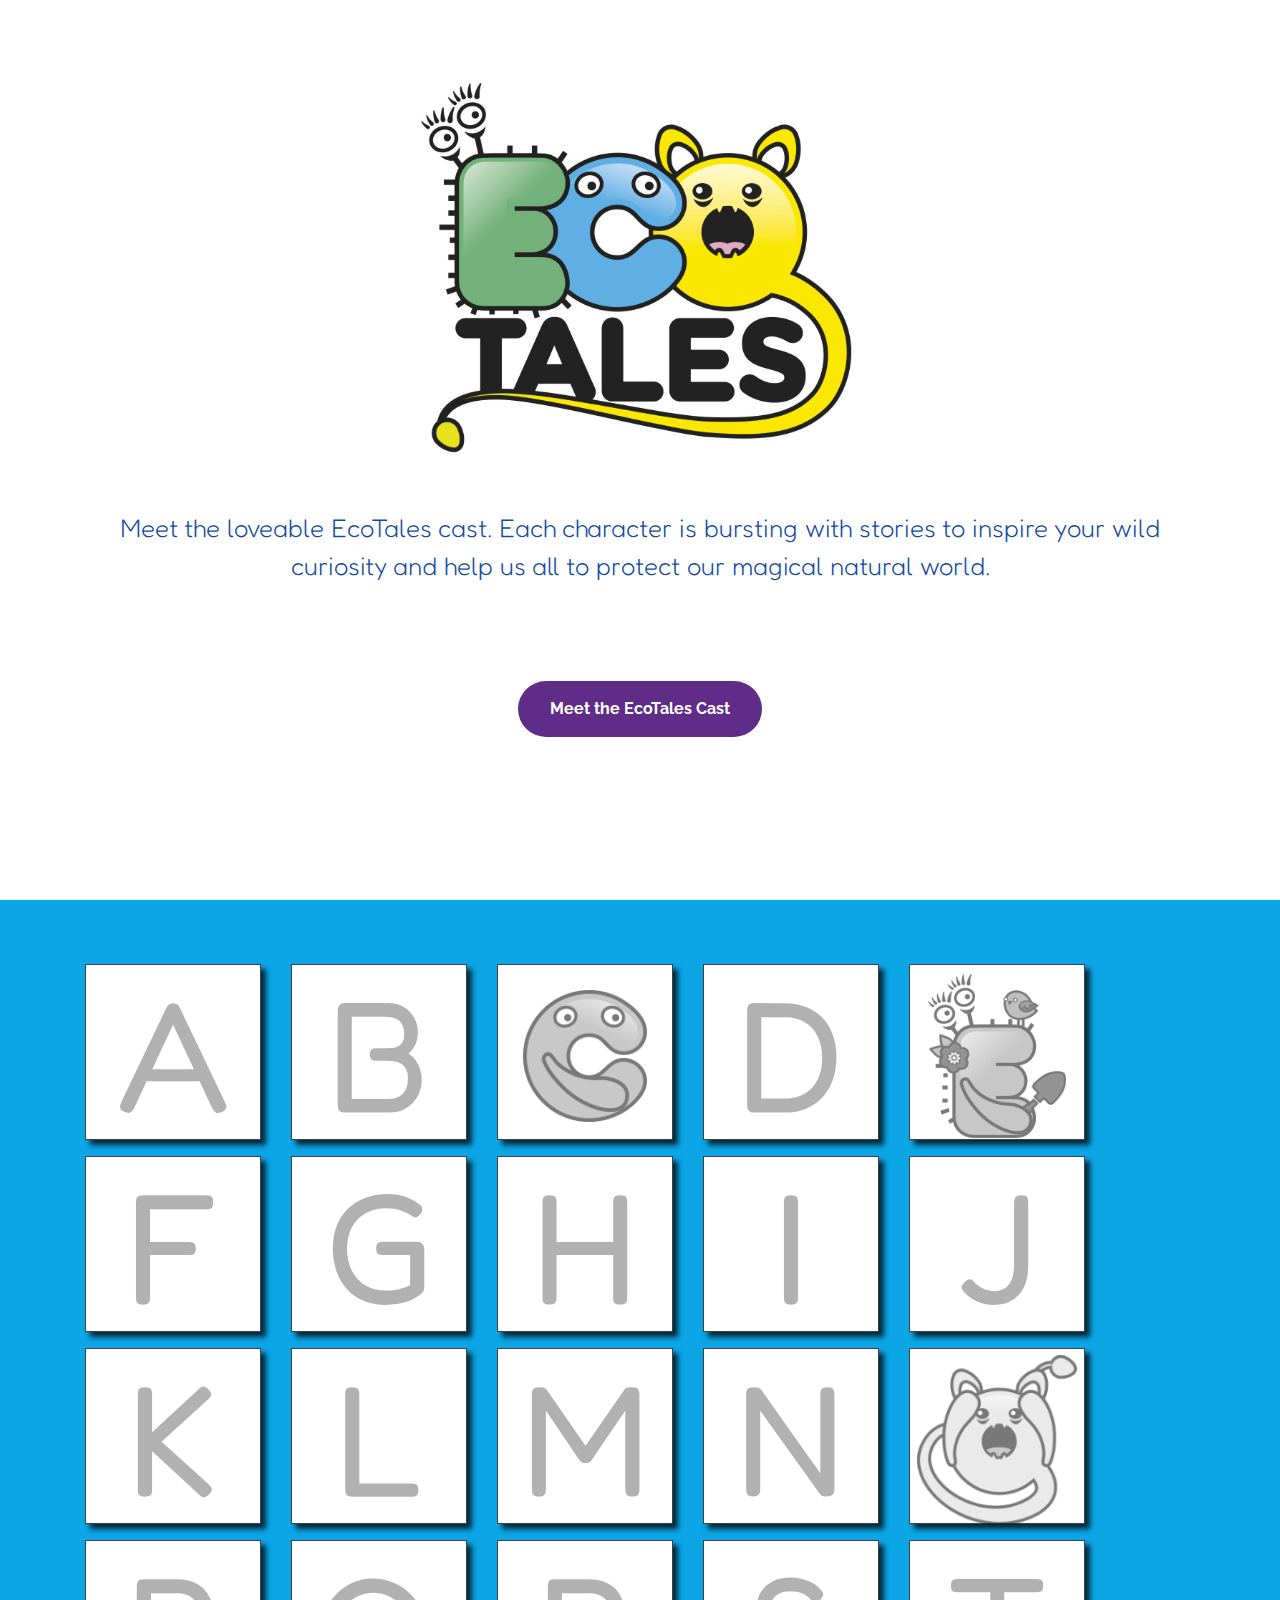
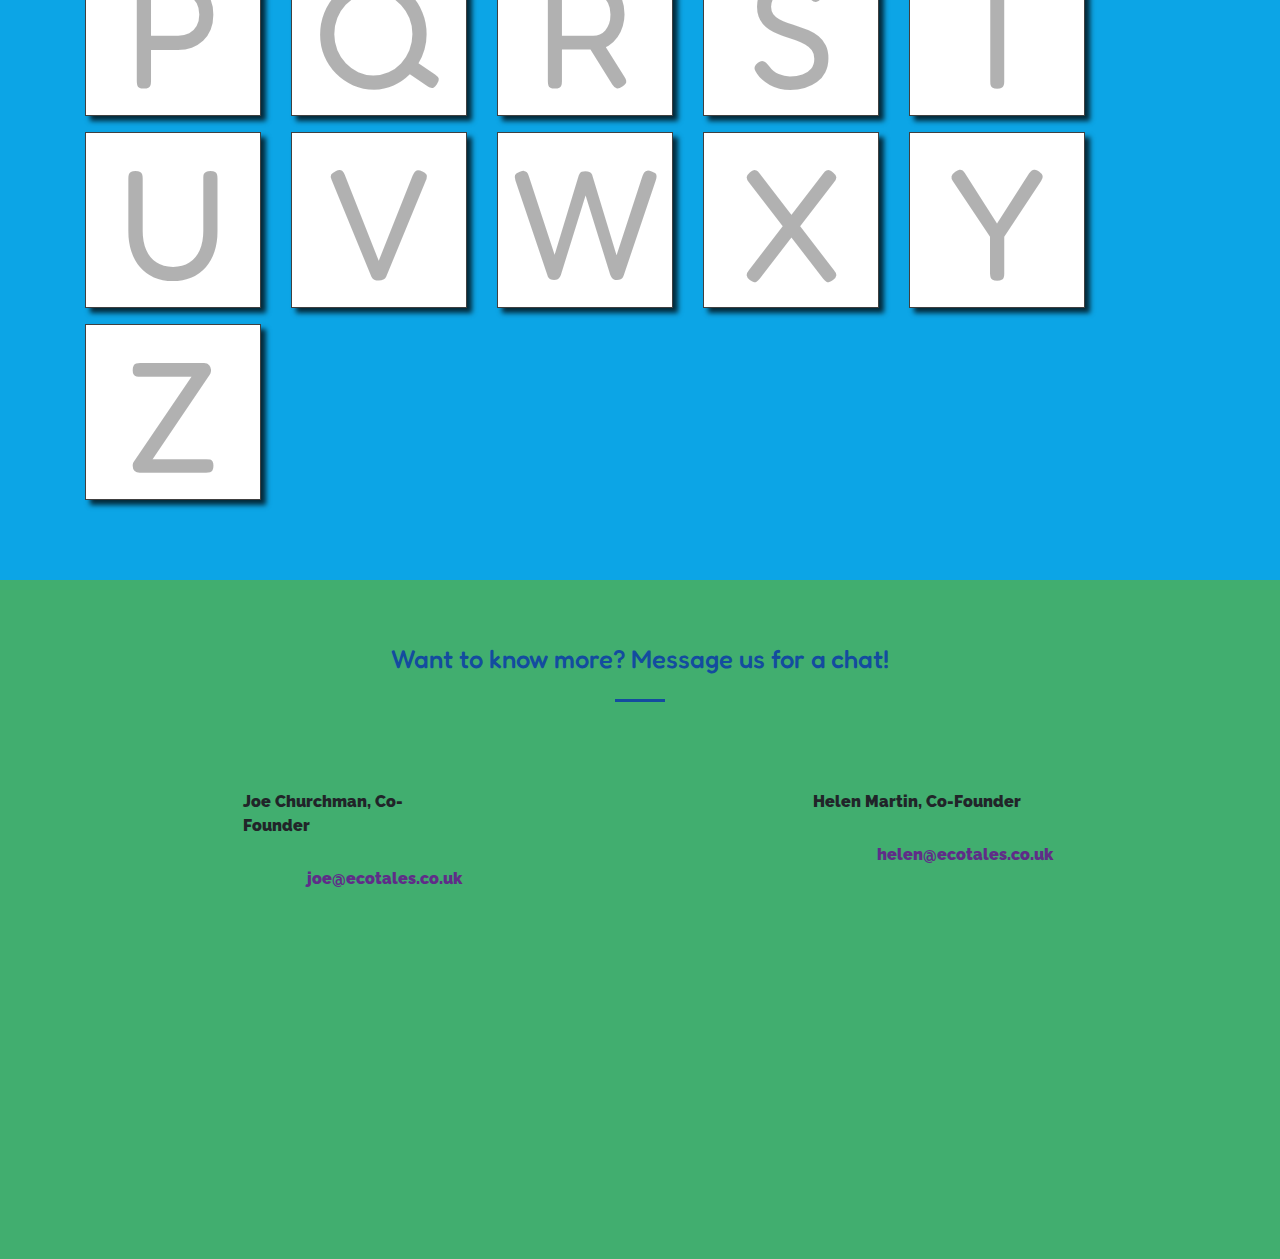
<file: index.html>
<!DOCTYPE html>
<html lang="en">

  <head>

    <meta charset="utf-8">
    <meta name="viewport" content="width=device-width, initial-scale=1, shrink-to-fit=no">
    <meta name="description" content="">
    <meta name="author" content="">

    <title>EcoTales</title>

    <!-- Bootstrap core CSS -->
    <link href="vendor/bootstrap/css/bootstrap.min.css" rel="stylesheet">

    <!-- Custom fonts for this template -->
    <link href="vendor/font-awesome/css/font-awesome.min.css" rel="stylesheet" type="text/css">
    <link href="https://fonts.googleapis.com/css?family=Fredoka+One|Raleway" rel="stylesheet">

    <!-- Plugin CSS -->
    <link href="vendor/magnific-popup/magnific-popup.css" rel="stylesheet">

    <!-- Custom styles for this template -->
    <link href="css/creative.css" rel="stylesheet">

  </head>

  <body id="home">

    <!-- Navigation -->
    <nav class="navbar navbar-expand-lg navbar-light fixed-top" id="mainNav">
      <div class="container">
        <a class="navbar-brand js-scroll-trigger headline" href="#page-top"><img src="img/nav-logo.png" /></a>
        <button class="navbar-toggler navbar-toggler-right" type="button" data-toggle="collapse" data-target="#navbarResponsive" aria-controls="navbarResponsive" aria-expanded="false" aria-label="Toggle navigation">
          <span class="navbar-toggler-icon"></span>
        </button>
        <div class="collapse navbar-collapse" id="navbarResponsive">
          <ul class="navbar-nav ml-auto">
            <li class="nav-item">
              <a class="nav-link js-scroll-trigger" href="#cast">Cast</a>
            </li>
            <li class="nav-item">
              <a class="nav-link js-scroll-trigger" href="#contact">Contact</a>
            </li>
          </ul>
        </div>
      </div>
    </nav>

    <header class="masthead text-center text-white d-flex">
      <div class="container my-auto">
        <div class="row">
          <div class="col-lg-12 mx-auto">
            <img class="mast-logo-width" src="img/logo.jpg" />
          </div>
          <div class="col-lg-12 mx-auto">
            <p class="headline text-faded mb-5 banner">Meet the loveable EcoTales cast. Each character is bursting with stories to inspire your wild curiosity and help us all to protect our magical natural world.</p>
            <a class="btn btn-primary btn-xl js-scroll-trigger" href="#cast">Meet the EcoTales Cast</a>
          </div>
        </div>
      </div>
    </header>

    <section class="text-center text-white text-center d-flex no-bottom-margin" id="cast" style="background:rgb(12,165,230)">
      <div class="container">
        <div class="row">
          <div class="col-lg-12 mx-auto">
            <div class="row">
              <div class="col-sm-2 alphabet"><div class="grid-square"><div class="letter">A</div></div></div>
              <div class="col-sm-2 alphabet"><div class="grid-square"><div class="letter">B</div></div></div>
              <div class="col-sm-2"><div class="grid-square"><div class="letter character"><a class="simple-ajax-popup-align-top" href="c.html"><img src="img/c.png" style="width:74%!important;"/></a></div></div></div>
              <div class="col-sm-2 alphabet"><div class="grid-square alphabet"><div class="letter">D</div></div></div>
              <div class="col-sm-2"><div class="grid-square"><div class="letter character"><a class="simple-ajax-popup-align-top" href="e.html"><img src="img/e.png" style="width:82%!important;"/></a></div></div></div>
              <div class="col-sm-2 alphabet"><div class="grid-square"><div class="letter">F</div></div></div>
              <div class="col-sm-2 alphabet"><div class="grid-square"><div class="letter">G</div></div></div>
              <div class="col-sm-2 alphabet"><div class="grid-square"><div class="letter">H</div></div></div>
              <div class="col-sm-2 alphabet"><div class="grid-square"><div class="letter">I</div></div></div>
              <div class="col-sm-2 alphabet"><div class="grid-square"><div class="letter">J</div></div></div>
              <div class="col-sm-2 alphabet"><div class="grid-square"><div class="letter">K</div></div></div>
              <div class="col-sm-2 alphabet"><div class="grid-square"><div class="letter">L</div></div></div>
              <div class="col-sm-2 alphabet"><div class="grid-square"><div class="letter">M</div></div></div>
              <div class="col-sm-2 alphabet"><div class="grid-square"><div class="letter">N</div></div></div>
              <div class="col-sm-2"><div class="grid-square"><div class="letter character"><a class="simple-ajax-popup-align-top" href="o.html"><img src="img/o.png" style="width:96%!important;"/></a></div></div></div>
              <div class="col-sm-2 alphabet"><div class="grid-square"><div class="letter">P</div></div></div>
              <div class="col-sm-2 alphabet"><div class="grid-square"><div class="letter">Q</div></div></div>
              <div class="col-sm-2 alphabet"><div class="grid-square"><div class="letter">R</div></div></div>
              <div class="col-sm-2 alphabet"><div class="grid-square"><div class="letter">S</div></div></div>
              <div class="col-sm-2 alphabet"><div class="grid-square"><div class="letter">T</div></div></div>
              <div class="col-sm-2 alphabet"><div class="grid-square"><div class="letter">U</div></div></div>
              <div class="col-sm-2 alphabet"><div class="grid-square"><div class="letter">V</div></div></div>
              <div class="col-sm-2 alphabet"><div class="grid-square"><div class="letter">W</div></div></div>
              <div class="col-sm-2 alphabet"><div class="grid-square"><div class="letter">X</div></div></div>
              <div class="col-sm-2 alphabet"><div class="grid-square"><div class="letter">Y</div></div></div>
              <div class="col-sm-2 alphabet"><div class="grid-square"><div class="letter">Z</div></div></div>
            </div>
          </div>
        </div>
      </div>
    </section>

    <section id="contact" class="no-bottom-margin" style="background:rgb(65,174,111)">
      <div class="container bold-text">
        <div class="row">
          <div class="col-lg-8 mx-auto text-center">
            <h2 class="section-heading headline">Want to know more? Message us for a chat!</h2>
            <hr class="my-4">
          </div>
        </div>
        <div class="row">
          <div class="col-sm-6">
            <div class="contact">
              <p>Joe Churchman, Co-Founder</p>
              <div>
                <i class="fa fa-envelope-o fa-3x mb-3 sr-contact contact-icon"></i></p>
                <p class="contact-text">
                  <a href="mailto:joe@ecotales.co.uk">joe@ecotales.co.uk</a>
                </p>
              </div>
            </div>
          </div>
          <div class="col-sm-6">
            <div class="contact">
              <p>Helen Martin, Co-Founder</p>
              <div>
                <i class="fa fa-envelope-o fa-3x mb-3 sr-contact contact-icon"></i>
                <p class="contact-text">
                  <a href="mailto:helen@ecotales.co.uk">helen@ecotales.co.uk</a>
                </p>
              </div>
            </div>
          </div>
        </div>
        <div class="row social-icons">
          <div class="col-lg-12 ml-auto text-center">
            <a href="https://www.instagram.com/ecotales/"><i class="fa fa-instagram fa-3x mb-3 sr-contact" aria-hidden="true"></i></a>
            <a href="https://www.facebook.com/EcoTales/"><i class="fa fa-facebook-official fa-3x mb-3 sr-contact" aria-hidden="true"></i></a>
            <a href="https://twitter.com/ecotales?lang=en"><i class="fa fa-twitter fa-3x mb-3 sr-contact" aria-hidden="true"></i></a>
          </div>
        </div>
      </div>
    </section>

    <!-- Bootstrap core JavaScript -->
    <script src="vendor/jquery/jquery.min.js"></script>
    <script src="vendor/bootstrap/js/bootstrap.bundle.min.js"></script>

    <!-- Plugin JavaScript -->
    <script src="vendor/jquery-easing/jquery.easing.min.js"></script>
    <script src="vendor/scrollreveal/scrollreveal.js"></script>
    <script src="vendor/magnific-popup/jquery.magnific-popup.min.js"></script>

    <!-- Custom scripts for this template -->
    <script src="js/creative.js"></script>

  </body>

</html>
</file>
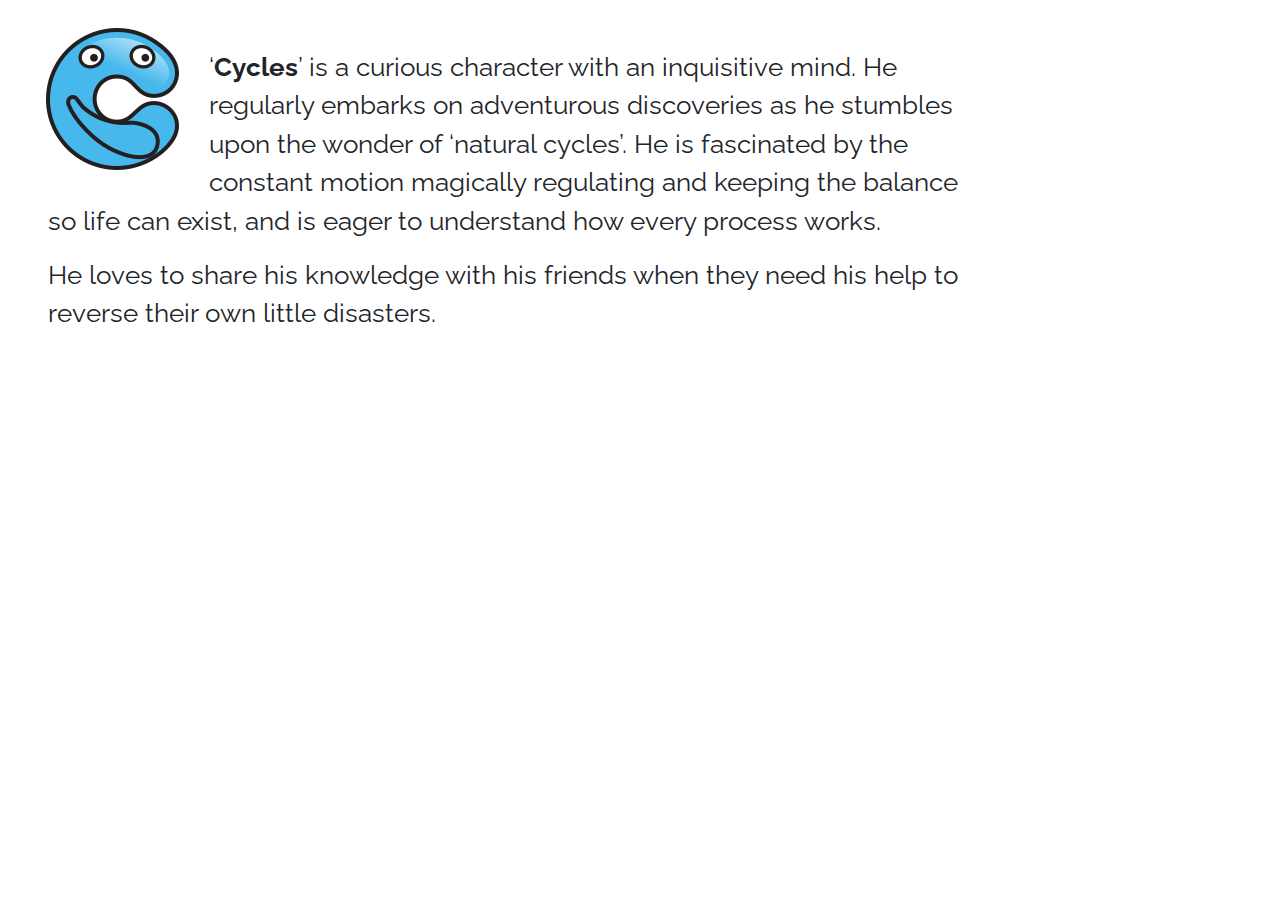
<file: c.html>
<!DOCTYPE html>
<html lang="en">

  <head>

    <meta charset="utf-8">
    <meta name="viewport" content="width=device-width, initial-scale=1, shrink-to-fit=no">
    <meta name="description" content="">
    <meta name="author" content="">

    <title>EcoTales</title>

    <!-- Bootstrap core CSS -->
    <link href="vendor/bootstrap/css/bootstrap.min.css" rel="stylesheet">

    <!-- Custom fonts for this template -->
    <link href="vendor/font-awesome/css/font-awesome.min.css" rel="stylesheet" type="text/css">
    <link href="https://fonts.googleapis.com/css?family=Fredoka+One|Raleway" rel="stylesheet">

    <!-- Plugin CSS -->
    <link href="vendor/magnific-popup/magnific-popup.css" rel="stylesheet">

    <!-- Custom styles for this template -->
    <link href="css/creative.css" rel="stylesheet">
  </head>

  <body id="home">

    <section class="character-description">
      <p><img src="img/c.png">‘<strong>Cycles</strong>’ is a curious character with an inquisitive mind. He regularly embarks on adventurous discoveries as he stumbles upon the wonder of ‘natural cycles’. He is fascinated by the constant motion magically regulating and keeping the balance so life can exist, and is eager to understand how every process works.</p><p>He loves to share his knowledge with his friends when they need his help to reverse their own little disasters.</p>
    </section>

    <!-- Bootstrap core JavaScript -->
    <script src="vendor/jquery/jquery.min.js"></script>
    <script src="vendor/bootstrap/js/bootstrap.bundle.min.js"></script>

    <!-- Plugin JavaScript -->
    <script src="vendor/jquery-easing/jquery.easing.min.js"></script>
    <script src="vendor/scrollreveal/scrollreveal.js"></script>
    <script src="vendor/magnific-popup/jquery.magnific-popup.min.js"></script>

    <!-- Custom scripts for this template -->
    <script src="js/creative.js"></script>

  </body>

</html>
</file>
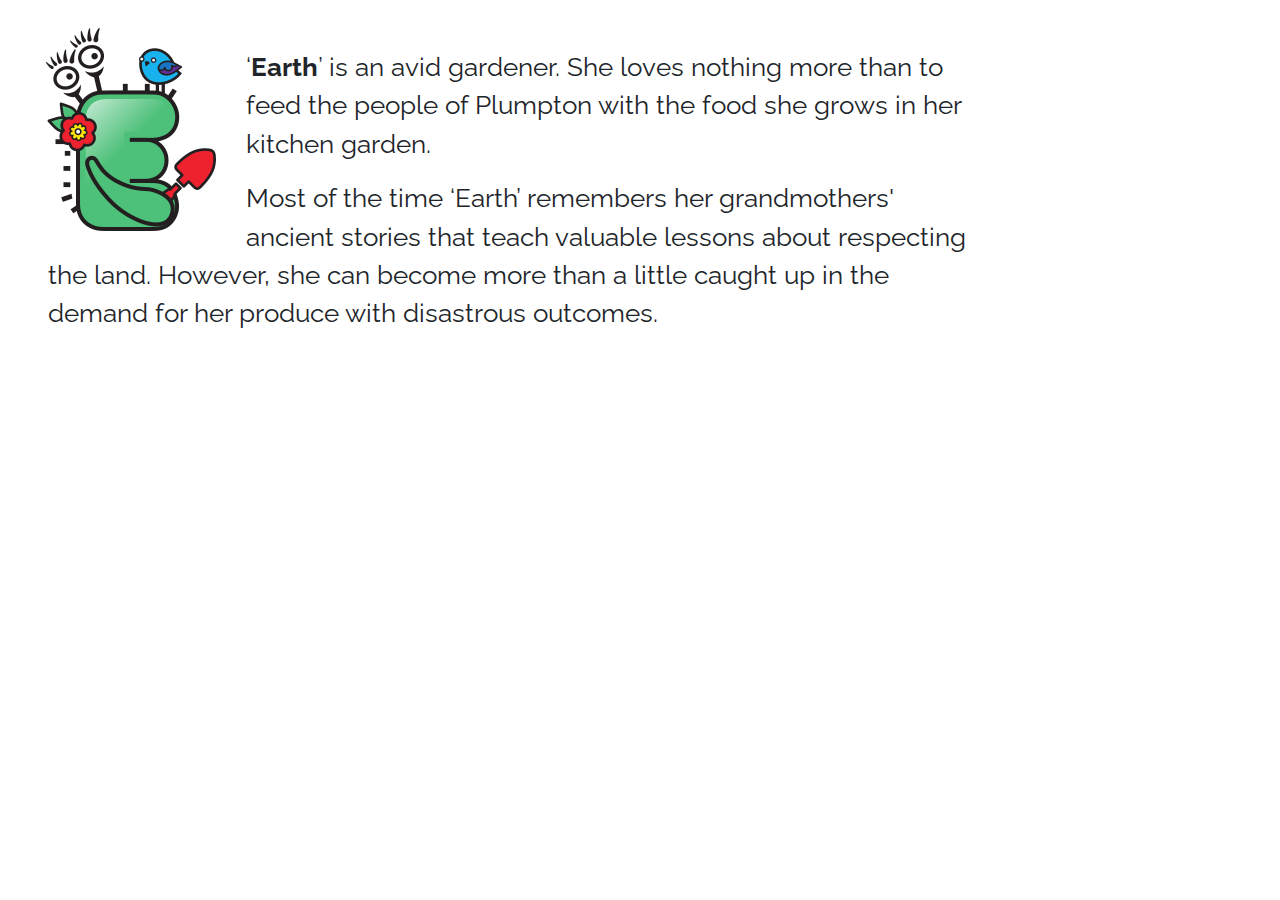
<file: e.html>
<!DOCTYPE html>
<html lang="en">

  <head>

    <meta charset="utf-8">
    <meta name="viewport" content="width=device-width, initial-scale=1, shrink-to-fit=no">
    <meta name="description" content="">
    <meta name="author" content="">

    <title>EcoTales</title>

    <!-- Bootstrap core CSS -->
    <link href="vendor/bootstrap/css/bootstrap.min.css" rel="stylesheet">

    <!-- Custom fonts for this template -->
    <link href="vendor/font-awesome/css/font-awesome.min.css" rel="stylesheet" type="text/css">
    <link href="https://fonts.googleapis.com/css?family=Fredoka+One|Raleway" rel="stylesheet">

    <!-- Plugin CSS -->
    <link href="vendor/magnific-popup/magnific-popup.css" rel="stylesheet">

    <!-- Custom styles for this template -->
    <link href="css/creative.css" rel="stylesheet">

  </head>

  <body id="home">

    <section class="character-description">
      <p><img src="img/e.png">‘<strong>Earth</strong>’ is an avid gardener. She loves nothing more than to feed the people of Plumpton with the food she grows in her kitchen garden.</p><p>Most of the time ‘Earth’ remembers her grandmothers' ancient stories that teach valuable lessons about respecting the land. However, she can become more than a little caught up in the demand for her produce with disastrous outcomes.</p>
    </section>

    <!-- Bootstrap core JavaScript -->
    <script src="vendor/jquery/jquery.min.js"></script>
    <script src="vendor/bootstrap/js/bootstrap.bundle.min.js"></script>

    <!-- Plugin JavaScript -->
    <script src="vendor/jquery-easing/jquery.easing.min.js"></script>
    <script src="vendor/scrollreveal/scrollreveal.js"></script>
    <script src="vendor/magnific-popup/jquery.magnific-popup.min.js"></script>

    <!-- Custom scripts for this template -->
    <script src="js/creative.js"></script>

  </body>

</html>
</file>
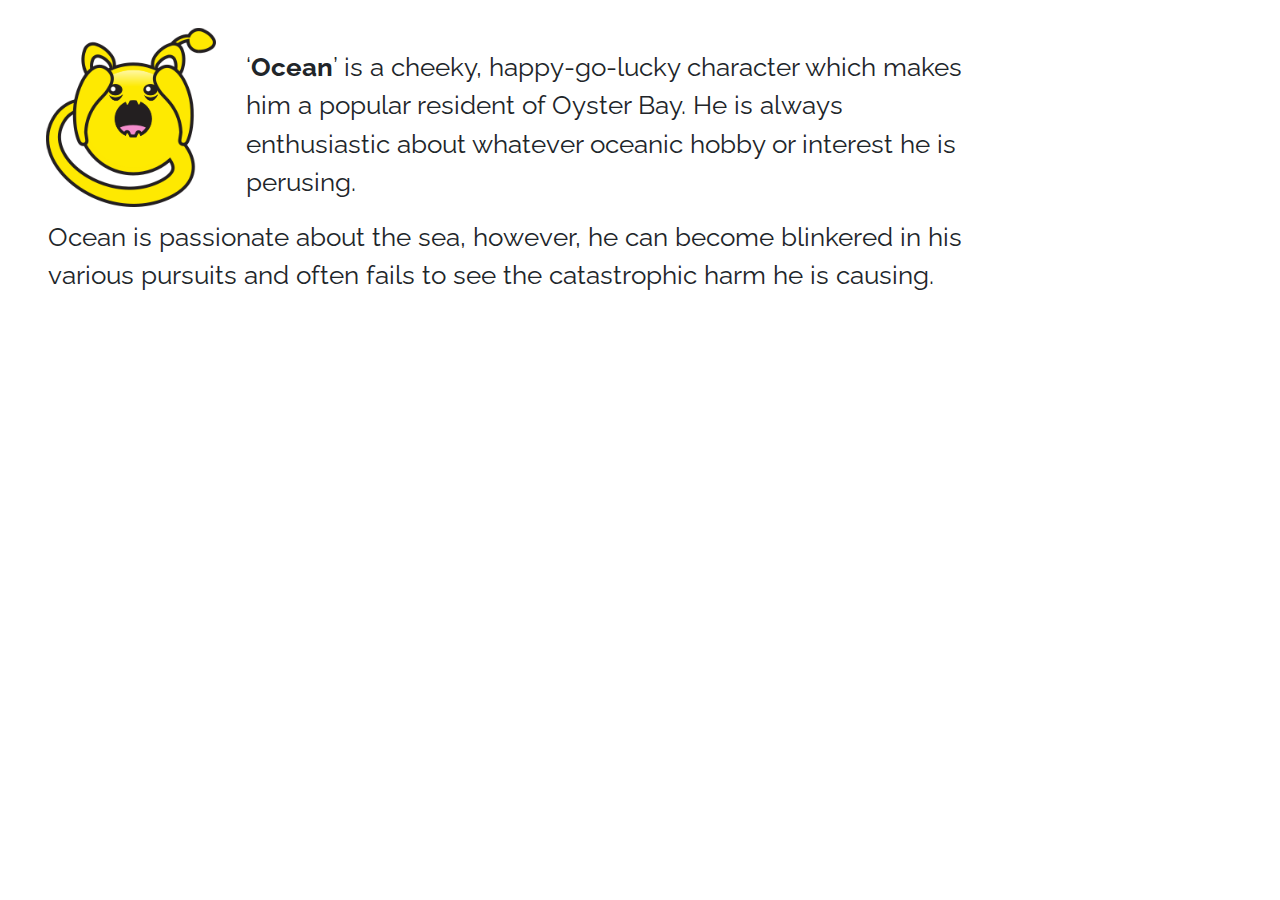
<file: o.html>
<!DOCTYPE html>
<html lang="en">

  <head>

    <meta charset="utf-8">
    <meta name="viewport" content="width=device-width, initial-scale=1, shrink-to-fit=no">
    <meta name="description" content="">
    <meta name="author" content="">

    <title>EcoTales</title>

    <!-- Bootstrap core CSS -->
    <link href="vendor/bootstrap/css/bootstrap.min.css" rel="stylesheet">

    <!-- Custom fonts for this template -->
    <link href="vendor/font-awesome/css/font-awesome.min.css" rel="stylesheet" type="text/css">
    <link href="https://fonts.googleapis.com/css?family=Fredoka+One|Raleway" rel="stylesheet">

    <!-- Plugin CSS -->
    <link href="vendor/magnific-popup/magnific-popup.css" rel="stylesheet">

    <!-- Custom styles for this template -->
    <link href="css/creative.css" rel="stylesheet">
  </head>

  <body id="home">

    <section class="character-description">
      <p><img src="img/o.png">‘<strong>Ocean</strong>’ is a cheeky, happy-go-lucky character which makes him a popular resident of Oyster Bay. He is always enthusiastic about whatever oceanic hobby or interest he is perusing.</p><p>Ocean is passionate about the sea, however, he can become blinkered in his various pursuits and often fails to see the catastrophic harm he is causing.</p>
    </section>

    <!-- Bootstrap core JavaScript -->
    <script src="vendor/jquery/jquery.min.js"></script>
    <script src="vendor/bootstrap/js/bootstrap.bundle.min.js"></script>

    <!-- Plugin JavaScript -->
    <script src="vendor/jquery-easing/jquery.easing.min.js"></script>
    <script src="vendor/scrollreveal/scrollreveal.js"></script>
    <script src="vendor/magnific-popup/jquery.magnific-popup.min.js"></script>

    <!-- Custom scripts for this template -->
    <script src="js/creative.js"></script>

  </body>

</html>
</file>
<file: css/creative.css>
body,
html {
  width: 100%;
  height: 100%;
}

body {
  font-family: 'Raleway', sans-serif;
}

hr {
  max-width: 50px;
  border-width: 3px;
  border-color: rgb(19,76,159);
}

hr.light {
  border-color: #fff;
}

a {
  color: rgb(95,45,136);
  -webkit-transition: all 0.2s;
  -moz-transition: all 0.2s;
  transition: all 0.2s;
}

a:hover {
  color:rgb(212,0,26)!important;
}

h1,
h2,
h3,
h4,
h5,
h6 {
  font-family: 'Open Sans', 'Helvetica Neue', Arial, sans-serif;
}

.bg-primary {
  background-color: #ffffb5 !important;
}

.bg-dark {
  background-color: #ffffb5 !important;
}

.text-faded {
  color: rgba(255, 255, 255, 0.7);
}

section {
  padding: 4rem 0;
  margin-bottom: 12rem;
}

.section-heading {
  margin-top: 0;
}

::-moz-selection {
  color: #fff;
  background: #212529;
  text-shadow: none;
}

::selection {
  color: #fff;
  background: #212529;
  text-shadow: none;
}

img::selection {
  color: #fff;
  background: transparent;
}

img::-moz-selection {
  color: #fff;
  background: transparent;
}

#mainNav {
  border-bottom: 1px solid rgba(33, 37, 41, 0.1);
  background-color: #fff;
  -font-family: 'Open Sans', 'Helvetica Neue', Arial, sans-serif;
  font-family: 'Fredoka One', cursive;
  -webkit-transition: all 0.2s;
  -moz-transition: all 0.2s;
  transition: all 0.2s;
}

#mainNav .navbar-brand {
  font-weight: 700;
  -text-transform: uppercase;
  color: rgb(95,45,136);
  -font-family: 'Open Sans', 'Helvetica Neue', Arial, sans-serif;
  font-family: 'Fredoka One', cursive;
  -webkit-text-stroke-width: 0px;
  -webkit-text-stroke-color: #000000;
}
.navbar-brand img{
  width:26%;
}

#mainNav .navbar-brand:focus, #mainNav .navbar-brand:hover {
  color: #13a3f0;
}

#mainNav .navbar-brand img{
  opacity:0;
}

#mainNav .navbar-nav > li.nav-item > a.nav-link,
#mainNav .navbar-nav > li.nav-item > a.nav-link:focus {
  font-size: .9rem;
  font-weight: 700;
  -text-transform: uppercase;
  color: #212529;
}

#mainNav .navbar-nav > li.nav-item > a.nav-link:hover,
#mainNav .navbar-nav > li.nav-item > a.nav-link:focus:hover {
  color: rgb(95,45,136);
}

#mainNav .navbar-nav > li.nav-item > a.nav-link.active,
#mainNav .navbar-nav > li.nav-item > a.nav-link:focus.active {
  color: rgb(95,45,136) !important;
  background-color: transparent;
}

#mainNav .navbar-nav > li.nav-item > a.nav-link.active:hover,
#mainNav .navbar-nav > li.nav-item > a.nav-link:focus.active:hover {
  background-color: transparent;
}

@media (min-width: 992px) {
  #mainNav {
    border-color: transparent;
    background-color: transparent;
  }
  #mainNav .navbar-brand {
    color: rgba(255, 255, 255, 0.7);
  }
  #mainNav .navbar-brand:focus, #mainNav .navbar-brand:hover {
    color: #fff;
  }
  #mainNav .navbar-nav > li.nav-item > a.nav-link {
    -padding: 0.5rem 1rem;
  }
  #mainNav .navbar-nav > li.nav-item > a.nav-link,
  #mainNav .navbar-nav > li.nav-item > a.nav-link:focus {
    color: rgba(255, 255, 255, 0.7);
  }
  #mainNav .navbar-nav > li.nav-item > a.nav-link:hover,
  #mainNav .navbar-nav > li.nav-item > a.nav-link:focus:hover {
    color: #fff;
  }
  #mainNav.navbar-shrink {
    border-bottom: 1px solid rgba(33, 37, 41, 0.1);
    background-color: #f9f9f9;
  }
  #mainNav.navbar-shrink img {
    opacity:1;
    -webkit-transition: all 0.2s;
    -moz-transition: all 0.2s;
    transition: all 0.2s;
  }

  #mainNav.navbar-shrink .navbar-brand {
    color: #04c783;
    -webkit-text-stroke-width: .5px;
  }
  #mainNav.navbar-shrink .navbar-brand:focus, #mainNav.navbar-shrink .navbar-brand:hover {
    color: #04c783;
    -webkit-text-stroke-width: .5px;
  }
  #mainNav.navbar-shrink .navbar-nav > li.nav-item > a.nav-link,
  #mainNav.navbar-shrink .navbar-nav > li.nav-item > a.nav-link:focus {
    color: #212529;
  }
  #mainNav.navbar-shrink .navbar-nav > li.nav-item > a.nav-link:hover,
  #mainNav.navbar-shrink .navbar-nav > li.nav-item > a.nav-link:focus:hover {
    color: rgb(95,45,136);
    -webkit-text-stroke-width: .5px;
  }
}

header.masthead {
  -padding-top: 10rem;
  -padding-bottom: calc(10rem - 56px);
}

header.masthead hr {
  margin-top: 30px;
  margin-bottom: 30px;
}

header.masthead h1 {
  font-size: 2rem;
}

header.masthead p {
  font-weight: 300;
}
.navbar{
  display:none;
}

@media (min-width: 576px) {

  .col-sm-2{
    max-width:100%;
  }
  .mast-logo-width{
    width:60%!important;
  }
}

@media (min-width: 768px) {

  .alphabet{
    display:block!important;
  }
  .headline{
    font-size:1.6rem!important;
  }
  .btn-xl{
    margin:0rem 0 6rem 0!important;
  }
  .character-description{
    font-size:1.6rem!important;
  }
  .contact{
    margin:4rem auto 11rem auto!important;
  }
}

@media (min-width: 992px) {
  header.masthead {
    height: 100vh;
    min-height: 650px;
    padding-top: 0;
    padding-bottom: 0;
  }
  header.masthead h1 {
    font-size: 3rem;
  }
  .navbar{
    display: block;
  }
  .mast-logo-width{
    width:40%!important;
  }
  .grid-square > .letter{
    font-size:9rem;
    margin-top:-3;
  }
  .grid-square img{
    width:82%!important;
  }
}

@media (min-width: 1200px) {
  header.masthead h1 {
    font-size: 4rem;
  }
}

.service-box {
  max-width: 400px;
}

.portfolio-box {
  position: relative;
  display: block;
  max-width: 650px;
  margin: 0 auto;
}

.portfolio-box .portfolio-box-caption {
  position: absolute;
  bottom: 0;
  display: block;
  width: 100%;
  height: 100%;
  text-align: center;
  opacity: 0;
  color: #fff;
  background: rgba(240, 95, 64, 0.9);
  -webkit-transition: all 0.2s;
  -moz-transition: all 0.2s;
  transition: all 0.2s;
}

.portfolio-box .portfolio-box-caption .portfolio-box-caption-content {
  position: absolute;
  top: 50%;
  width: 100%;
  transform: translateY(-50%);
  text-align: center;
}

.portfolio-box .portfolio-box-caption .portfolio-box-caption-content .project-category,
.portfolio-box .portfolio-box-caption .portfolio-box-caption-content .project-name {
  padding: 0 15px;
  font-family: 'Open Sans', 'Helvetica Neue', Arial, sans-serif;
}

.portfolio-box .portfolio-box-caption .portfolio-box-caption-content .project-category {
  font-size: 14px;
  font-weight: 600;
  text-transform: uppercase;
}

.portfolio-box .portfolio-box-caption .portfolio-box-caption-content .project-name {
  font-size: 18px;
}

.portfolio-box:hover .portfolio-box-caption {
  opacity: 1;
}

.portfolio-box:focus {
  outline: none;
}

@media (min-width: 768px) {
  .portfolio-box .portfolio-box-caption .portfolio-box-caption-content .project-category {
    font-size: 16px;
  }
  .portfolio-box .portfolio-box-caption .portfolio-box-caption-content .project-name {
    font-size: 22px;
  }
}

.text-primary {
  color: rgb(95,45,136) !important;
}

.btn {
  font-weight: 700;
  -text-transform: uppercase;
  border: none;
  border-radius: 300px;
  -font-family: 'Open Sans', 'Helvetica Neue', Arial, sans-serif;
  font-family: 'Raleway', sans-serif;
}

.btn-xl {
  padding: 1rem 2rem;
  margin:-2rem 0 8rem 0;
}

.btn-primary {
  background-color: rgb(95,45,136);
  border-color: rgb(95,45,136);
}

.btn-primary:hover, .btn-primary:focus, .btn-primary:active {
  color: #fff;
  background-color: rgb(95,45,100) !important;
}

.btn-primary:active, .btn-primary:focus {
  box-shadow: 0 0 0 0.2rem rgba(240, 95, 64, 0.5) !important;
}


.body{
  background-color:#f9f9f9;
}
.headline{
  font-family: 'Fredoka One', cursive;
  font-size: 1.3rem;
  color: rgb(19,76,159);
}
.banner{
  margin-top:3rem !important;
  margin-bottom:6rem !important;
}
.body-text{
  font-family: 'Raleway', sans-serif;
}
.grid-square{
  border: 1px solid rgba(0,0,0,0.75);
  background:#fff;
  padding: .2rem;
  margin-bottom:1rem;
  width: 11rem;
  height: 11rem;
  -webkit-box-shadow: 5px 5px 5px 0px rgba(0,0,0,0.75);
  -moz-box-shadow: 5px 5px 5px 0px rgba(0,0,0,0.75);
  box-shadow: 5px 5px 5px 0px rgba(0,0,0,0.75);
  margin:0 auto 1rem auto;
}
.grid-square > .letter{
  color: #000000;
  font-family: 'Fredoka One', cursive;
  font-size: 9.8rem;
  margin-top:-2rem;
  opacity:.3;
}
.grid-square > .letter.character{
  opacity:.6;
}
.grid-square > .letter.character:hover{
  opacity:1;
  cursor:pointer;
}
.grid-square > .letter.character img:hover{
  -webkit-filter: grayscale(0%);
  filter: grayscale(0%);
}
.grid-square img{
  width:70%;
  margin-top:-2rem;
  -webkit-filter: grayscale(100%);
  filter: grayscale(100%);
}
.alphabet{
  display:none;
}
.contact-icon{
  float:left;
}
.contact-text{
  padding: .8rem 0 0 4rem;
}
.contact-padding{
  padding-top:4rem;
}
.mast-logo-width{
  width:90%;
}
.bold-text{
  font-weight: 1000;
}
.button-spacer{
  margin-top:6rem;
}
.no-bottom-margin{
  margin-bottom:0;
}

.mfp-content{
  max-width:1024px!important;
}

.social-icons{
  padding:6rem 0 2rem 0;
}
.social-icons i{
  margin: 0 1rem;
}
#contact{
  padding-bottom:0;
}
.contact{
  width:14rem;
  margin:4rem 0 0 0;
}
.btn:hover{
  background:rgb(212,0,26)!important;
  color:#fff!important;
}

.character-description{
    font-family: 'Raleway', cursive;
    font-size: 1.2rem;
    background: #fff;
    padding:3rem 3rem;
    max-width:1024px;
}
.character-description img{
  float:left;
  margin:-20px 30px 0 -.1rem;
}
a{
  outline: none!important;
}
</file>
